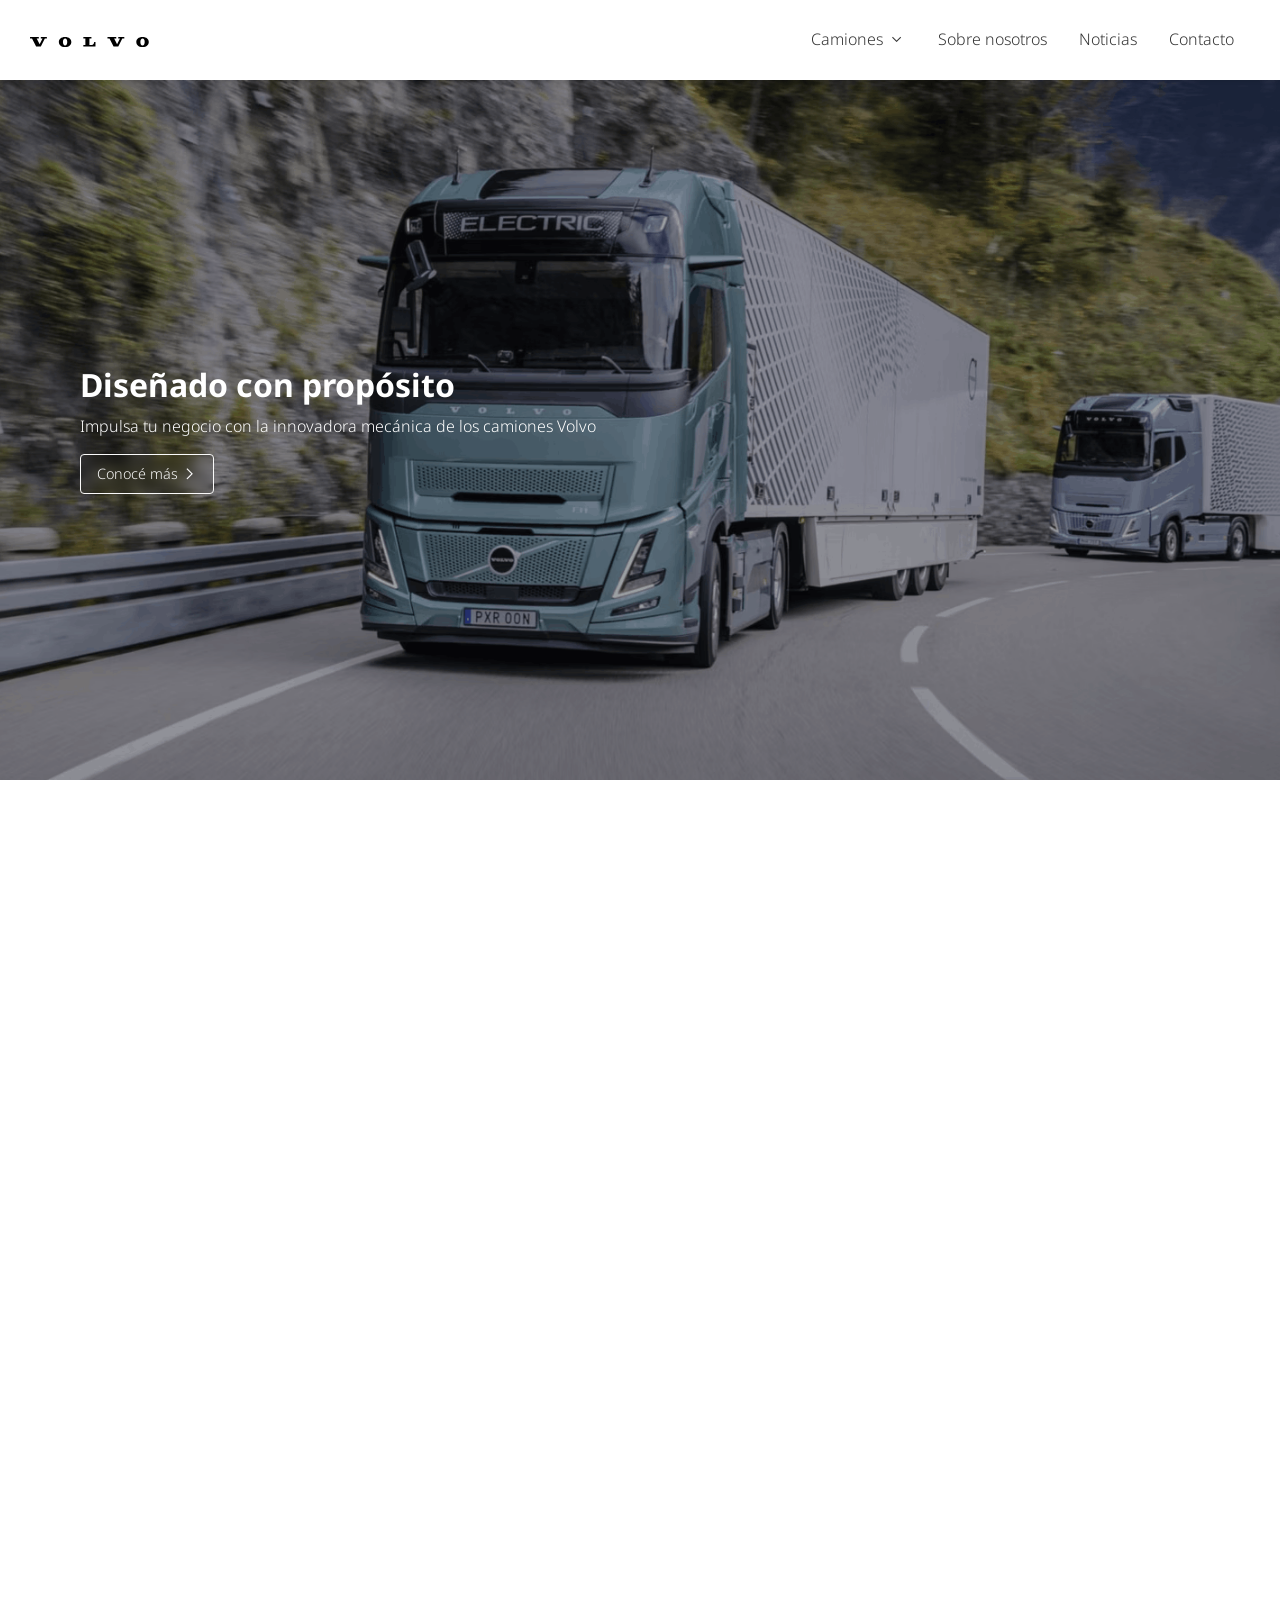
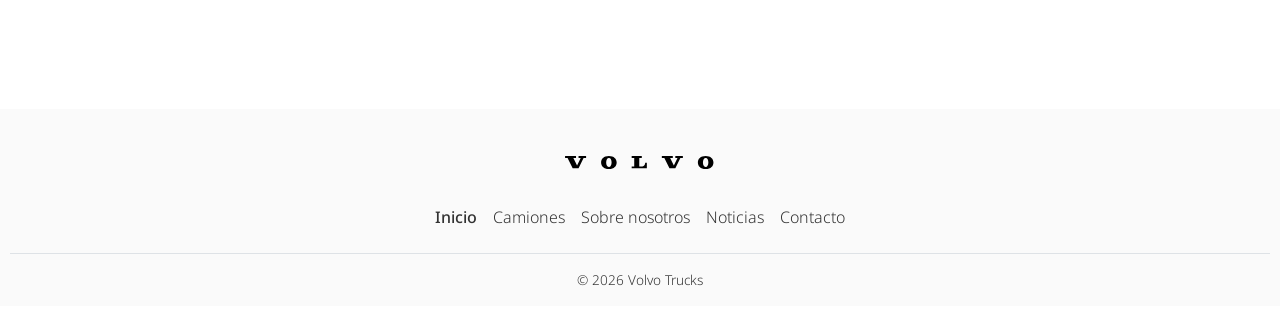
<file: index.html>
<!doctype html>
<html lang="en">
  <head>
    <meta charset="UTF-8" />
    <meta name="viewport" content="width=device-width, initial-scale=1.0" />
    <meta
      name="description"
      content="Innovación en camiones Volvo para el mejor desarrollo de transporte y logística"
    />
    <title>Volvo Trucks - Innovación en camiones</title>

    <link
      href="https://cdn.jsdelivr.net/npm/bootstrap@5.3.8/dist/css/bootstrap.min.css"
      rel="stylesheet"
      integrity="sha384-sRIl4kxILFvY47J16cr9ZwB07vP4J8+LH7qKQnuqkuIAvNWLzeN8tE5YBujZqJLB"
      crossorigin="anonymous"
    />

    <link href="https://unpkg.com/aos@2.3.1/dist/aos.css" rel="stylesheet" />

    <link rel="preconnect" href="https://fonts.googleapis.com" />
    <link rel="preconnect" href="https://fonts.gstatic.com" crossorigin />
    <link
      href="https://fonts.googleapis.com/css2?family=Noto+Sans:ital,wght@0,100..900;1,100..900&display=swap"
      rel="stylesheet"
    />

    <link href="https://fonts.googleapis.com/css2?family=Material+Symbols+Outlined" rel="stylesheet" />

    <link rel="stylesheet" href="./css/main.css" />
  </head>

  <body>
    <header>
      <nav class="navbar navbar-expand-lg fixed-top shadow-sm">
        <div class="container-fluid p-0">
          <a id="logo" class="navbar-brand" href="./index.html">
            <img src="./assets/logo.svg" alt="Logo de Volvo Trucks" />
          </a>

          <button
            id="btnMobileMenu"
            class="navbar-toggler"
            type="button"
            data-bs-toggle="offcanvas"
            data-bs-target="#offcanvasRight"
            aria-controls="offcanvasRight"
          >
            <span class="navbar-toggler-icon"></span>
          </button>

          <div class="offcanvas offcanvas-end" id="offcanvasRight" tabindex="-1" aria-labelledby="offcanvasRightLabel">
            <div class="offcanvas-header">
              <a class="offcanvas-brand" href="./index.html">
                <img src="./assets/logo.svg" alt="Logo de Volvo Trucks" />
              </a>

              <button type="button" class="btn-close" data-bs-dismiss="offcanvas" aria-label="Close"></button>
            </div>

            <div class="offcanvas-body justify-content-end">
              <ul class="navbar-nav">
                <li class="nav-item dropdown">
                  <a
                    class="nav-link dropdown-toggle"
                    href="./pages/camiones.html"
                    role="button"
                    data-bs-toggle="dropdown"
                    aria-haspopup="true"
                    aria-expanded="false"
                  >
                    Camiones
                  </a>
                  <div class="dropdown-menu" aria-labelledby="navbarDropdown">
                    <a class="dropdown-item" href="./pages/camiones.html">Volvo FH16 Aero</a>
                    <a class="dropdown-item" href="./pages/camiones.html">Volvo FH Aero</a>
                    <a class="dropdown-item" href="./pages/camiones.html">Volvo FH16</a>
                    <a class="dropdown-item" href="./pages/camiones.html">Volvo FH</a>
                    <a class="dropdown-item" href="./pages/camiones.html">Volvo FMX</a>
                    <a class="dropdown-item" href="./pages/camiones.html">Volvo FM</a>
                  </div>
                </li>
                <li class="nav-item">
                  <a class="nav-link" href="./pages/nosotros.html">Sobre nosotros</a>
                </li>
                <li class="nav-item">
                  <a class="nav-link" href="./pages/noticias.html">Noticias</a>
                </li>
                <li class="nav-item">
                  <a class="nav-link" href="./pages/contacto.html">Contacto</a>
                </li>
              </ul>
            </div>
          </div>
        </div>
      </nav>
    </header>

    <main id="home">
      <section id="hero" data-aos="fade-in" data-aos-duration="1000">
        <img src="./assets/portada.png" alt="Portada de Volvo Trucks" />
        <div class="overlay">
          <h2>Diseñado con propósito</h2>
          <p>Impulsa tu negocio con la innovadora mecánica de los camiones Volvo</p>
          <a class="button outline-light" href="./pages/nosotros.html">Conocé más</a>
        </div>
      </section>

      <section id="information">
        <div class="column" data-aos="fade-up" data-aos-delay="300">
          <div class="overlay light">
            <h3>Soluciones de transporte que se ajustan a su negocio</h3>
            <p>
              Explore una amplia gama de camiones y servicios y descubra la solución ideal para todas sus necesidades de
              transporte. Aquí encontrará la solución perfecta.
            </p>
          </div>
        </div>

        <div class="column" data-aos="fade-up" data-aos-delay="600">
          <img src="./assets/imagen-2.png" alt="Soluciones de transporte Volvo Trucks" />
        </div>

        <div class="column" data-aos="fade-up" data-aos-delay="300">
          <img src="./assets/imagen-1.png" alt="Portada de Volvo Trucks" />
          <div class="overlay">
            <h3>Camiones</h3>
            <p>Conozca nuestros camiones y explore la amplia gama de opciones y detalles disponibles.</p>
            <a class="button outline-light" href="./pages/camiones.html">Explorar los camiones</a>
          </div>
        </div>

        <div class="column" data-aos="fade-up" data-aos-delay="600">
          <img src="./assets/imagen-3.png" alt="Portada de Volvo Trucks" />
          <div class="overlay">
            <h3>Noticias</h3>
            <p>Descubra las últimas noticias y actualizaciones sobre Volvo Trucks.</p>
            <a class="button outline-light" href="./pages/noticias.html">Explorar las noticias</a>
          </div>
        </div>
      </section>
    </main>

    <footer class="py-3 my-3">
      <a class="brand" href="./index.html">
        <img src="./assets/logo.svg" alt="Logo de Volvo Trucks" />
      </a>

      <ul class="nav justify-content-center border-bottom pb-3 mb-3">
        <li class="nav-item">
          <a class="nav-link px-2 active" href="./index.html">Inicio</a>
        </li>
        <li class="nav-item">
          <a class="nav-link px-2" href="./pages/camiones.html">Camiones</a>
        </li>
        <li class="nav-item">
          <a class="nav-link px-2" href="./pages/nosotros.html">Sobre nosotros</a>
        </li>
        <li class="nav-item">
          <a class="nav-link px-2" href="./pages/noticias.html">Noticias</a>
        </li>
        <li class="nav-item">
          <a class="nav-link px-2" href="./pages/contacto.html">Contacto</a>
        </li>
      </ul>

      <p class="text-center">&copy; 2026 Volvo Trucks</p>
    </footer>

    <script
      src="https://cdn.jsdelivr.net/npm/bootstrap@5.3.8/dist/js/bootstrap.bundle.min.js"
      integrity="sha384-FKyoEForCGlyvwx9Hj09JcYn3nv7wiPVlz7YYwJrWVcXK/BmnVDxM+D2scQbITxI"
      crossorigin="anonymous"
    ></script>

    <script src="https://unpkg.com/aos@2.3.1/dist/aos.js"></script>
    <script>
      AOS.init();
    </script>
  </body>
</html>
</file>
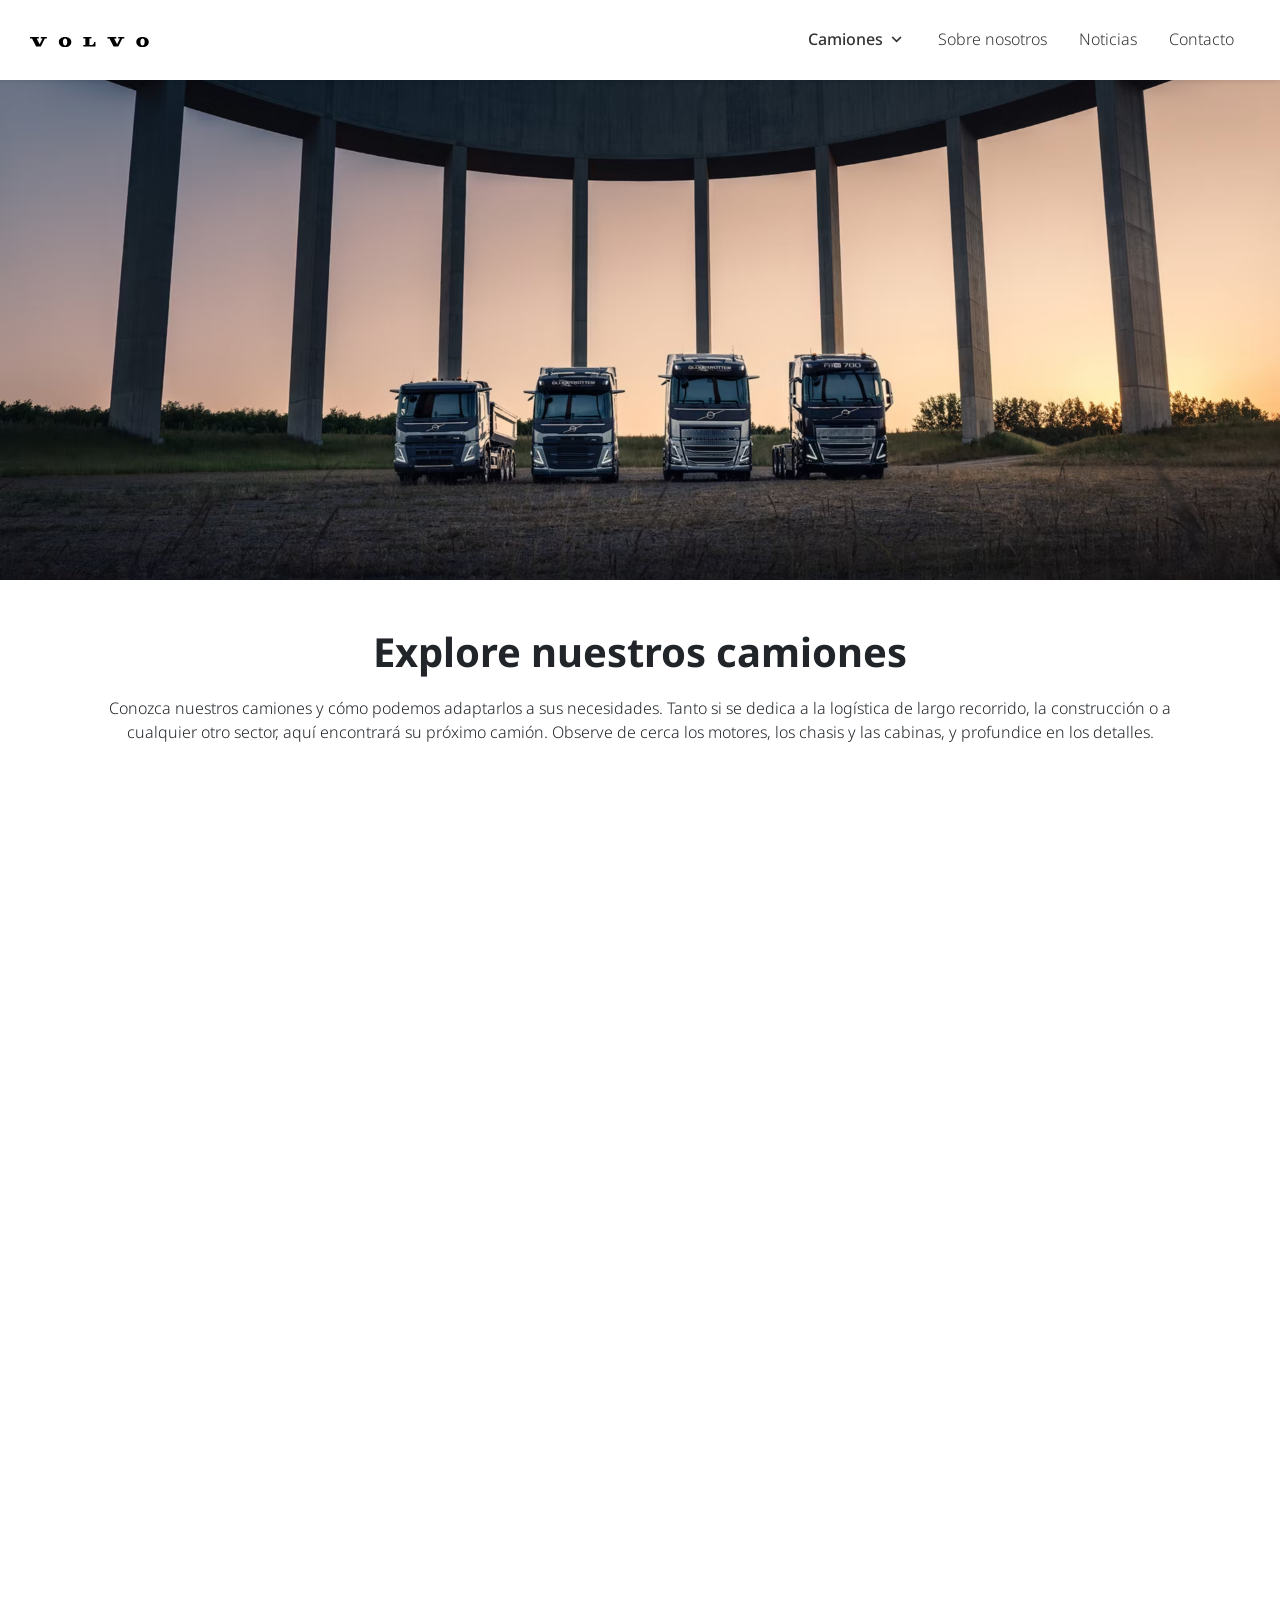
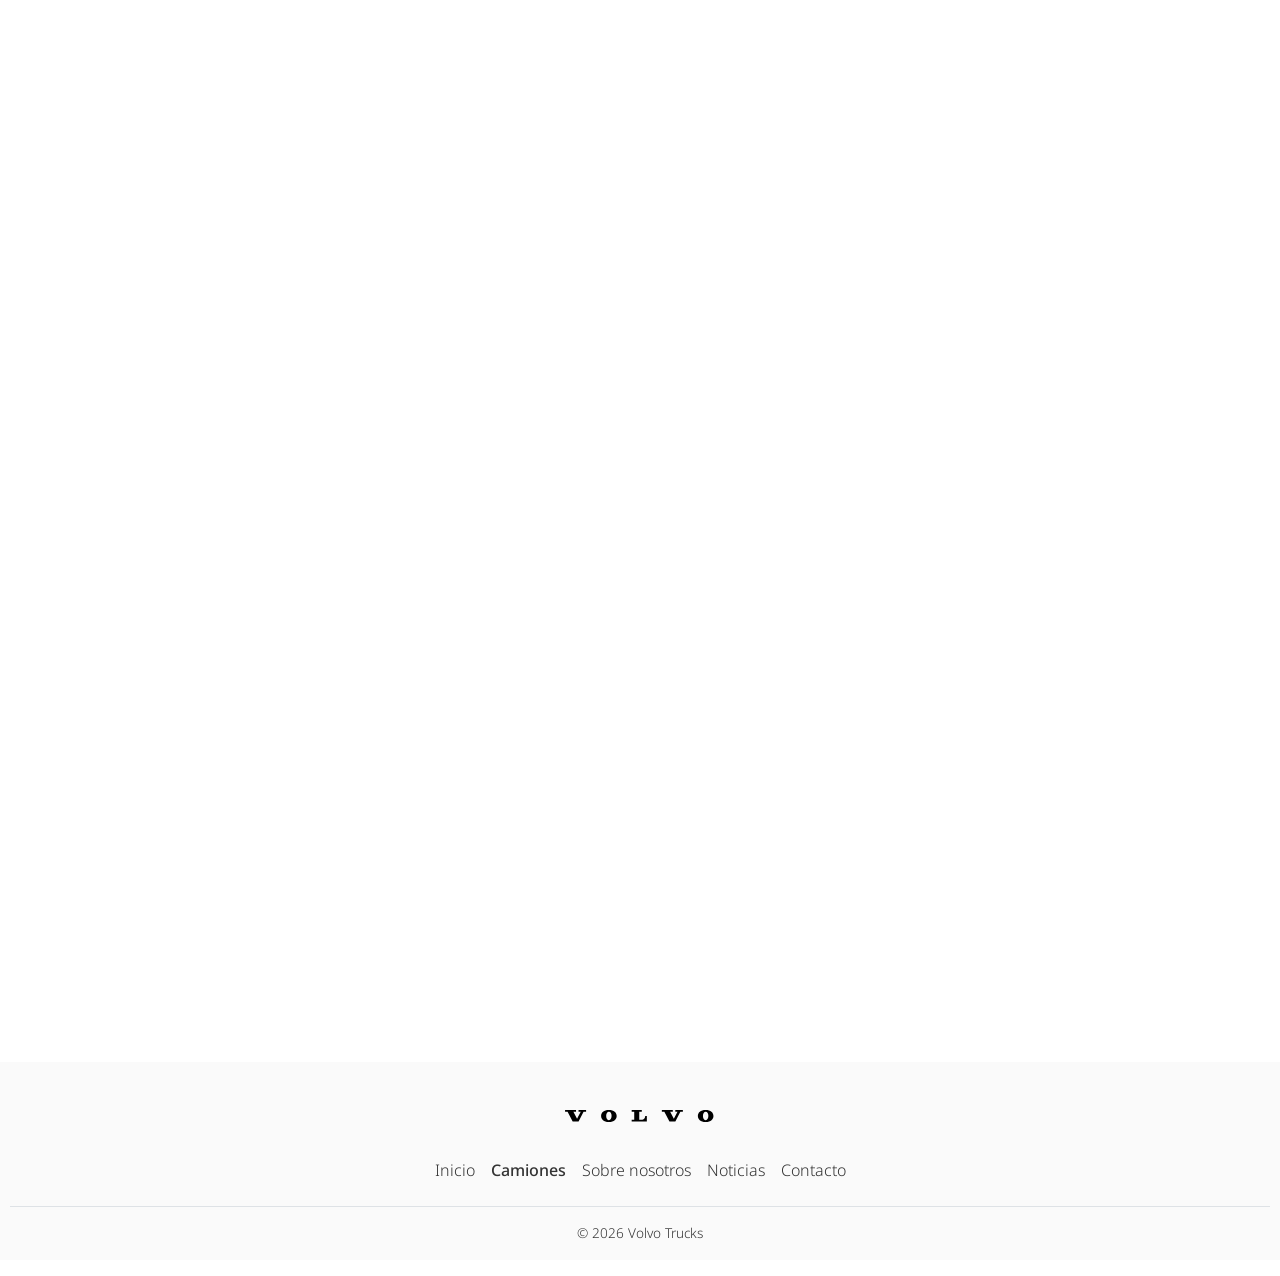
<file: pages/camiones.html>
<!doctype html>
<html lang="es">
  <head>
    <meta charset="UTF-8" />
    <meta name="viewport" content="width=device-width, initial-scale=1.0" />
    <meta
      name="description"
      content="Conocé los diferentes camiones de la marca Volvo y la innovación que ofrece cada modelo"
    />
    <title>Volvo Trucks - Camiones</title>

    <link
      href="https://cdn.jsdelivr.net/npm/bootstrap@5.3.8/dist/css/bootstrap.min.css"
      rel="stylesheet"
      integrity="sha384-sRIl4kxILFvY47J16cr9ZwB07vP4J8+LH7qKQnuqkuIAvNWLzeN8tE5YBujZqJLB"
      crossorigin="anonymous"
    />

    <link href="https://unpkg.com/aos@2.3.1/dist/aos.css" rel="stylesheet" />

    <link rel="preconnect" href="https://fonts.googleapis.com" />
    <link rel="preconnect" href="https://fonts.gstatic.com" crossorigin />
    <link
      href="https://fonts.googleapis.com/css2?family=Noto+Sans:ital,wght@0,100..900;1,100..900&display=swap"
      rel="stylesheet"
    />

    <link href="https://fonts.googleapis.com/css2?family=Material+Symbols+Outlined" rel="stylesheet" />

    <link rel="stylesheet" href="../css/main.css" />
  </head>

  <body>
    <header>
      <nav class="navbar navbar-expand-lg fixed-top shadow-sm">
        <div class="container-fluid p-0">
          <a id="logo" class="navbar-brand" href="../index.html">
            <img src="../assets/logo.svg" alt="Logo de Volvo Trucks" />
          </a>

          <button
            id="btnMobileMenu"
            class="navbar-toggler"
            type="button"
            data-bs-toggle="offcanvas"
            data-bs-target="#offcanvasRight"
            aria-controls="offcanvasRight"
          >
            <span class="navbar-toggler-icon"></span>
          </button>

          <div class="offcanvas offcanvas-end" id="offcanvasRight" tabindex="-1" aria-labelledby="offcanvasRightLabel">
            <div class="offcanvas-header">
              <a class="offcanvas-brand" href="../index.html">
                <img src="../assets/logo.svg" alt="Logo de Volvo Trucks" />
              </a>

              <button type="button" class="btn-close" data-bs-dismiss="offcanvas" aria-label="Close"></button>
            </div>

            <div class="offcanvas-body justify-content-end">
              <ul class="navbar-nav">
                <li class="nav-item dropdown active">
                  <a
                    class="nav-link dropdown-toggle"
                    href="./camiones.html"
                    role="button"
                    data-bs-toggle="dropdown"
                    aria-haspopup="true"
                    aria-expanded="false"
                  >
                    Camiones
                  </a>
                  <div class="dropdown-menu" aria-labelledby="navbarDropdown">
                    <a class="dropdown-item" href="./camiones.html">Volvo FH16 Aero</a>
                    <a class="dropdown-item" href="./camiones.html">Volvo FH Aero</a>
                    <a class="dropdown-item" href="./camiones.html">Volvo FH16</a>
                    <a class="dropdown-item" href="./camiones.html">Volvo FH</a>
                    <a class="dropdown-item" href="./camiones.html">Volvo FMX</a>
                    <a class="dropdown-item" href="./camiones.html">Volvo FM</a>
                  </div>
                </li>
                <li class="nav-item">
                  <a class="nav-link" href="./nosotros.html">Sobre nosotros</a>
                </li>
                <li class="nav-item">
                  <a class="nav-link" href="./noticias.html">Noticias</a>
                </li>
                <li class="nav-item">
                  <a class="nav-link" href="./contacto.html">Contacto</a>
                </li>
              </ul>
            </div>
          </div>
        </div>
      </nav>
    </header>

    <main id="trucks">
      <section>
        <img src="../assets/imagen-4.png" alt="Portada de Volvo Trucks" data-aos="fade-in" data-aos-duration="1000" />

        <div class="container mt-5 mb-5">
          <h1 class="text-center" data-aos="fade-down" data-aos-delay="300" data-aos-duration="1000">
            Explore nuestros camiones
          </h1>
          <p class="text-center" data-aos="fade-up" data-aos-delay="600" data-aos-duration="1000">
            Conozca nuestros camiones y cómo podemos adaptarlos a sus necesidades. Tanto si se dedica a la logística de
            largo recorrido, la construcción o a cualquier otro sector, aquí encontrará su próximo camión. Observe de
            cerca los motores, los chasis y las cabinas, y profundice en los detalles.
          </p>

          <div class="row row-cols-1 row-cols-md-2 g-5 mt-5">
            <div class="col" data-aos="fade-up" data-aos-delay="500" data-aos-duration="1500">
              <div class="card border-0 h-100">
                <img src="../assets/volvo-fh16-aero.png" class="card-img rounded-0" alt="Volvo FH16 Aero" />
                <div class="card-body">
                  <h4 class="card-title">Volvo FH16 Aero</h4>
                  <p class="card-text">
                    <b>Transporte de gran tonelaje eficiente</b><br />
                    El Volvo FH16 Aero, con su diseño aerodinámico junto con la cadena cinemática D17, tiene la forma y
                    la potencia necesarias para aumentar la productividad.
                  </p>
                  <a class="button outline-dark" href="./contacto.html">Conoce más</a>
                </div>
              </div>
            </div>

            <div class="col" data-aos="fade-up" data-aos-delay="1000" data-aos-duration="1500">
              <div class="card border-0 h-100">
                <img src="../assets/volvo-fh-aero.png" class="card-img rounded-0" alt="Volvo FH Aero" />
                <div class="card-body">
                  <h4 class="card-title">Volvo FH Aero</h4>
                  <p class="card-text">
                    <b>Aerodinámica para larga distancia</b><br />
                    El Volvo FH Aero es el camión ideal para recorridos de larga distancia. La forma de su cabina
                    aerodinámica se ha diseñado para ahorrar energía y reducir su huella de CO2.
                  </p>
                  <a class="button outline-dark" href="./contacto.html">Conoce más</a>
                </div>
              </div>
            </div>

            <div class="col" data-aos="fade-up" data-aos-delay="500" data-aos-duration="1500">
              <div class="card border-0 h-100">
                <img src="../assets/volvo-fh16.png" class="card-img rounded-0" alt="Volvo FH16" />
                <div class="card-body">
                  <h4 class="card-title">Volvo FH16</h4>
                  <p class="card-text">
                    <b>Desarrollado para el transporte pesado</b><br />
                    El Volvo FH16 realiza tareas que otros camiones no pueden. La cadena cinemática D17 y la comodidad
                    están a la altura de sus habilidades de experto.
                  </p>
                  <a class="button outline-dark" href="./contacto.html">Conoce más</a>
                </div>
              </div>
            </div>

            <div class="col" data-aos="fade-up" data-aos-delay="1000" data-aos-duration="1500">
              <div class="card border-0 h-100">
                <img src="../assets/volvo-fh.png" class="card-img rounded-0" alt="Volvo FH" />
                <div class="card-body">
                  <h4 class="card-title">Volvo FH</h4>
                  <p class="card-text">
                    <b>El icono original para larga distancia</b><br />
                    Las rutas largas en el Volvo FH son tiempo de calidad. El icono original de las largas distancias
                    que le mantiene seguro y cómodo en los tramos más largos.
                  </p>
                  <a class="button outline-dark" href="./contacto.html">Conoce más</a>
                </div>
              </div>
            </div>

            <div class="col" data-aos="fade-up" data-aos-delay="500" data-aos-duration="1500">
              <div class="card border-0 h-100">
                <img src="../assets/volvo-fmx.png" class="card-img rounded-0" alt="Volvo FMX" />
                <div class="card-body">
                  <h4 class="card-title">Volvo FMX</h4>
                  <p class="card-text">
                    <b>Nuestro camión de construcción más resistente</b><br />
                    El Volvo FMX es un camión de construcción robusto, repleto de tecnología que facilita las tareas más
                    exigentes. Personalizado para carreteras con malas condiciones.
                  </p>
                  <a class="button outline-dark" href="./contacto.html">Conoce más</a>
                </div>
              </div>
            </div>

            <div class="col" data-aos="fade-up" data-aos-delay="1000" data-aos-duration="1500">
              <div class="card border-0 h-100">
                <img src="../assets/volvo-fm.png" class="card-img rounded-0" alt="Volvo FM" />
                <div class="card-body">
                  <h4 class="card-title">Volvo FM</h4>
                  <p class="card-text">
                    <b>El especialista flexible</b><br />
                    Mejore su jornada laboral con el camión que va en serio. Flexible y fácil de adaptar a cualquier
                    tarea. En ciudades concurridas o en rutas largas.
                  </p>
                  <a class="button outline-dark" href="./contacto.html">Conoce más</a>
                </div>
              </div>
            </div>
          </div>
        </div>
      </section>
    </main>

    <footer class="py-3 my-3">
      <a class="brand" href="../index.html">
        <img src="../assets/logo.svg" alt="Logo de Volvo Trucks" />
      </a>

      <ul class="nav justify-content-center border-bottom pb-3 mb-3">
        <li class="nav-item">
          <a class="nav-link px-2" href="../index.html">Inicio</a>
        </li>
        <li class="nav-item">
          <a class="nav-link px-2 active" href="../pages/camiones.html">Camiones</a>
        </li>
        <li class="nav-item">
          <a class="nav-link px-2" href="../pages/nosotros.html">Sobre nosotros</a>
        </li>
        <li class="nav-item">
          <a class="nav-link px-2" href="../pages/noticias.html">Noticias</a>
        </li>
        <li class="nav-item">
          <a class="nav-link px-2" href="../pages/contacto.html">Contacto</a>
        </li>
      </ul>

      <p class="text-center">&copy; 2026 Volvo Trucks</p>
    </footer>

    <script
      src="https://cdn.jsdelivr.net/npm/bootstrap@5.3.8/dist/js/bootstrap.bundle.min.js"
      integrity="sha384-FKyoEForCGlyvwx9Hj09JcYn3nv7wiPVlz7YYwJrWVcXK/BmnVDxM+D2scQbITxI"
      crossorigin="anonymous"
    ></script>

    <script src="https://unpkg.com/aos@2.3.1/dist/aos.js"></script>
    <script>
      AOS.init();
    </script>
  </body>
</html>
</file>
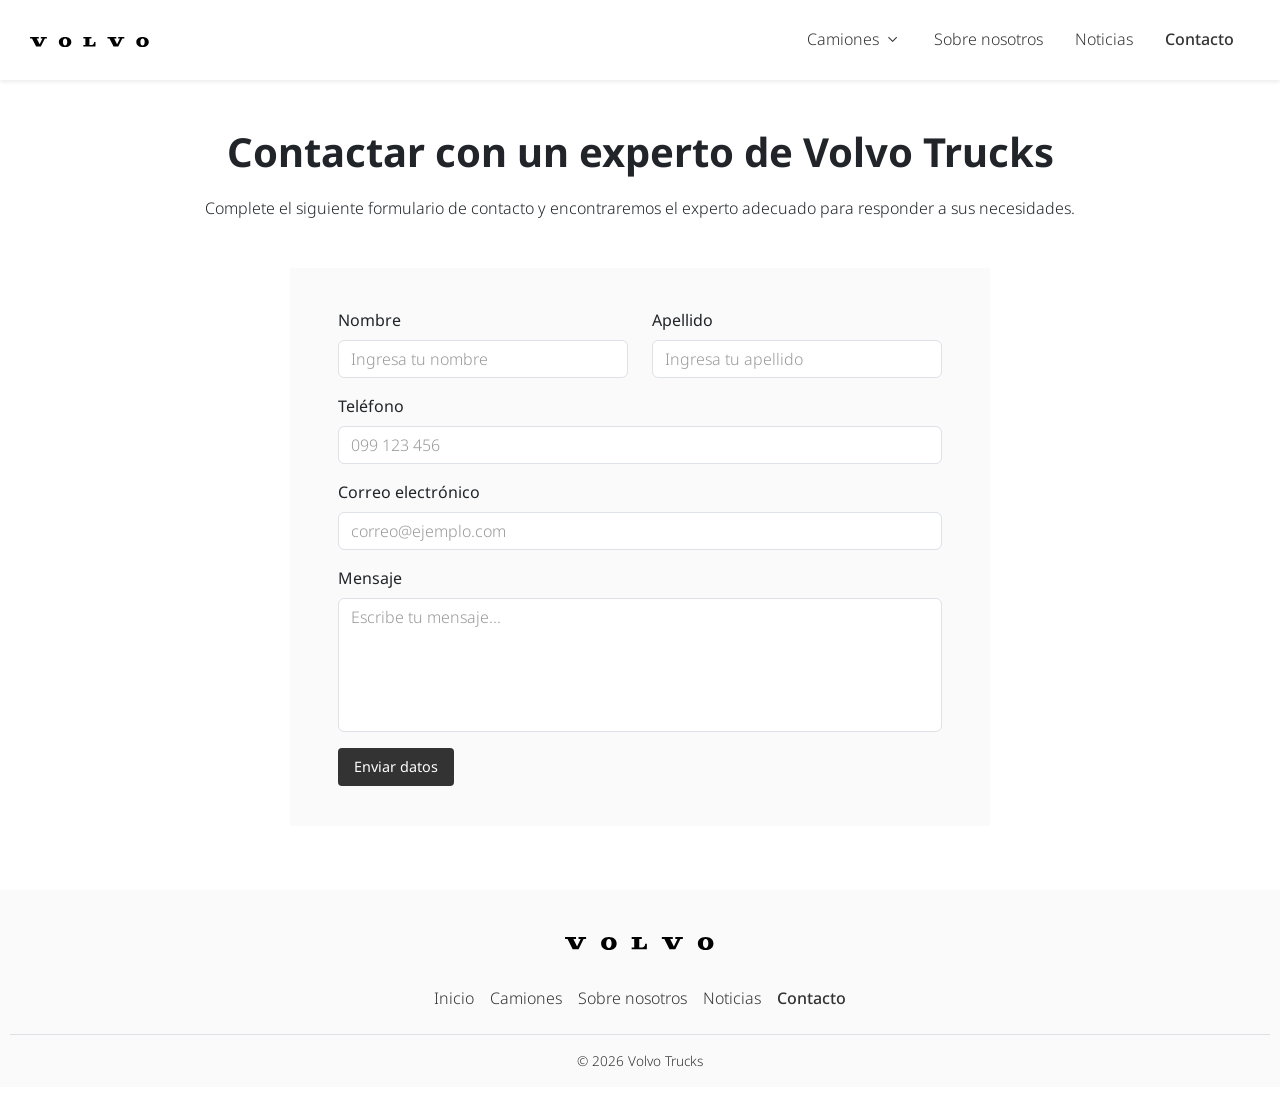
<file: pages/contacto.html>
<!doctype html>
<html lang="es">
  <head>
    <meta charset="UTF-8" />
    <meta name="viewport" content="width=device-width, initial-scale=1.0" />
    <meta
      name="description"
      content="Contactanos y obtené toda la información que necesitas sobre los camiones Volvo"
    />
    <title>Volvo Trucks - Contacto</title>

    <link
      href="https://cdn.jsdelivr.net/npm/bootstrap@5.3.8/dist/css/bootstrap.min.css"
      rel="stylesheet"
      integrity="sha384-sRIl4kxILFvY47J16cr9ZwB07vP4J8+LH7qKQnuqkuIAvNWLzeN8tE5YBujZqJLB"
      crossorigin="anonymous"
    />

    <link href="https://unpkg.com/aos@2.3.1/dist/aos.css" rel="stylesheet" />

    <link rel="preconnect" href="https://fonts.googleapis.com" />
    <link rel="preconnect" href="https://fonts.gstatic.com" crossorigin />
    <link
      href="https://fonts.googleapis.com/css2?family=Noto+Sans:ital,wght@0,100..900;1,100..900&display=swap"
      rel="stylesheet"
    />

    <link href="https://fonts.googleapis.com/css2?family=Material+Symbols+Outlined" rel="stylesheet" />

    <link rel="stylesheet" href="../css/main.css" />
  </head>

  <body>
    <header>
      <nav class="navbar navbar-expand-lg fixed-top shadow-sm">
        <div class="container-fluid p-0">
          <a id="logo" class="navbar-brand" href="../index.html">
            <img src="../assets/logo.svg" alt="Logo de Volvo Trucks" />
          </a>

          <button
            id="btnMobileMenu"
            class="navbar-toggler"
            type="button"
            data-bs-toggle="offcanvas"
            data-bs-target="#offcanvasRight"
            aria-controls="offcanvasRight"
          >
            <span class="navbar-toggler-icon"></span>
          </button>

          <div class="offcanvas offcanvas-end" id="offcanvasRight" tabindex="-1" aria-labelledby="offcanvasRightLabel">
            <div class="offcanvas-header">
              <a class="offcanvas-brand" href="../index.html">
                <img src="../assets/logo.svg" alt="Logo de Volvo Trucks" />
              </a>

              <button type="button" class="btn-close" data-bs-dismiss="offcanvas" aria-label="Close"></button>
            </div>

            <div class="offcanvas-body justify-content-end">
              <ul class="navbar-nav">
                <li class="nav-item dropdown">
                  <a
                    class="nav-link dropdown-toggle"
                    href="./camiones.html"
                    role="button"
                    data-bs-toggle="dropdown"
                    aria-haspopup="true"
                    aria-expanded="false"
                  >
                    Camiones
                  </a>
                  <div class="dropdown-menu" aria-labelledby="navbarDropdown">
                    <a class="dropdown-item" href="./camiones.html">Volvo FH16 Aero</a>
                    <a class="dropdown-item" href="./camiones.html">Volvo FH Aero</a>
                    <a class="dropdown-item" href="./camiones.html">Volvo FH16</a>
                    <a class="dropdown-item" href="./camiones.html">Volvo FH</a>
                    <a class="dropdown-item" href="./camiones.html">Volvo FMX</a>
                    <a class="dropdown-item" href="./camiones.html">Volvo FM</a>
                  </div>
                </li>
                <li class="nav-item">
                  <a class="nav-link" href="./nosotros.html">Sobre nosotros</a>
                </li>
                <li class="nav-item">
                  <a class="nav-link" href="./noticias.html">Noticias</a>
                </li>
                <li class="nav-item active">
                  <a class="nav-link" href="./contacto.html">Contacto</a>
                </li>
              </ul>
            </div>
          </div>
        </div>
      </nav>
    </header>

    <main id="contact">
      <section>
        <div class="container mt-5 mb-5">
          <h1 class="text-center" data-aos="fade-down" data-aos-delay="300" data-aos-duration="1000">
            Contactar con un experto de Volvo Trucks
          </h1>
          <p class="text-center" data-aos="fade-up" data-aos-delay="600" data-aos-duration="1000">
            Complete el siguiente formulario de contacto y encontraremos el experto adecuado para responder a sus
            necesidades.
          </p>

          <form action="#" method="POST" class="mt-5" data-aos="fade-up" data-aos-delay="900" data-aos-duration="1500">
            <div class="row">
              <div class="form-group col-md-6 mb-3">
                <label for="nombre" class="form-label">Nombre</label>
                <input
                  type="text"
                  class="form-control"
                  id="nombre"
                  name="nombre"
                  placeholder="Ingresa tu nombre"
                  required
                />
              </div>

              <div class="form-group col-md-6 mb-3">
                <label for="apellido" class="form-label">Apellido</label>
                <input
                  type="text"
                  class="form-control"
                  id="apellido"
                  name="apellido"
                  placeholder="Ingresa tu apellido"
                  required
                />
              </div>
            </div>

            <div class="form-group mb-3">
              <label for="telefono" class="form-label">Teléfono</label>
              <input type="tel" class="form-control" id="telefono" name="telefono" placeholder="099 123 456" required />
            </div>

            <div class="form-group mb-3">
              <label for="email" class="form-label">Correo electrónico</label>
              <input
                type="email"
                class="form-control"
                id="email"
                name="email"
                placeholder="correo@ejemplo.com"
                required
              />
            </div>

            <div class="form-group mb-3">
              <label for="mensaje" class="form-label">Mensaje</label>
              <textarea
                class="form-control"
                id="mensaje"
                name="mensaje"
                rows="5"
                placeholder="Escribe tu mensaje..."
              ></textarea>
            </div>

            <button type="submit" class="button no-icon">Enviar datos</button>
          </form>
        </div>
      </section>
    </main>

    <footer class="py-3 my-3">
      <a class="brand" href="../index.html">
        <img src="../assets/logo.svg" alt="Logo de Volvo Trucks" />
      </a>

      <ul class="nav justify-content-center border-bottom pb-3 mb-3">
        <li class="nav-item">
          <a class="nav-link px-2" href="../index.html">Inicio</a>
        </li>
        <li class="nav-item">
          <a class="nav-link px-2" href="../pages/camiones.html">Camiones</a>
        </li>
        <li class="nav-item">
          <a class="nav-link px-2" href="../pages/nosotros.html">Sobre nosotros</a>
        </li>
        <li class="nav-item">
          <a class="nav-link px-2" href="../pages/noticias.html">Noticias</a>
        </li>
        <li class="nav-item">
          <a class="nav-link px-2 active" href="../pages/contacto.html">Contacto</a>
        </li>
      </ul>

      <p class="text-center">&copy; 2026 Volvo Trucks</p>
    </footer>

    <script
      src="https://cdn.jsdelivr.net/npm/bootstrap@5.3.8/dist/js/bootstrap.bundle.min.js"
      integrity="sha384-FKyoEForCGlyvwx9Hj09JcYn3nv7wiPVlz7YYwJrWVcXK/BmnVDxM+D2scQbITxI"
      crossorigin="anonymous"
    ></script>

    <script src="https://unpkg.com/aos@2.3.1/dist/aos.js"></script>
    <script>
      AOS.init();
    </script>
  </body>
</html>
</file>
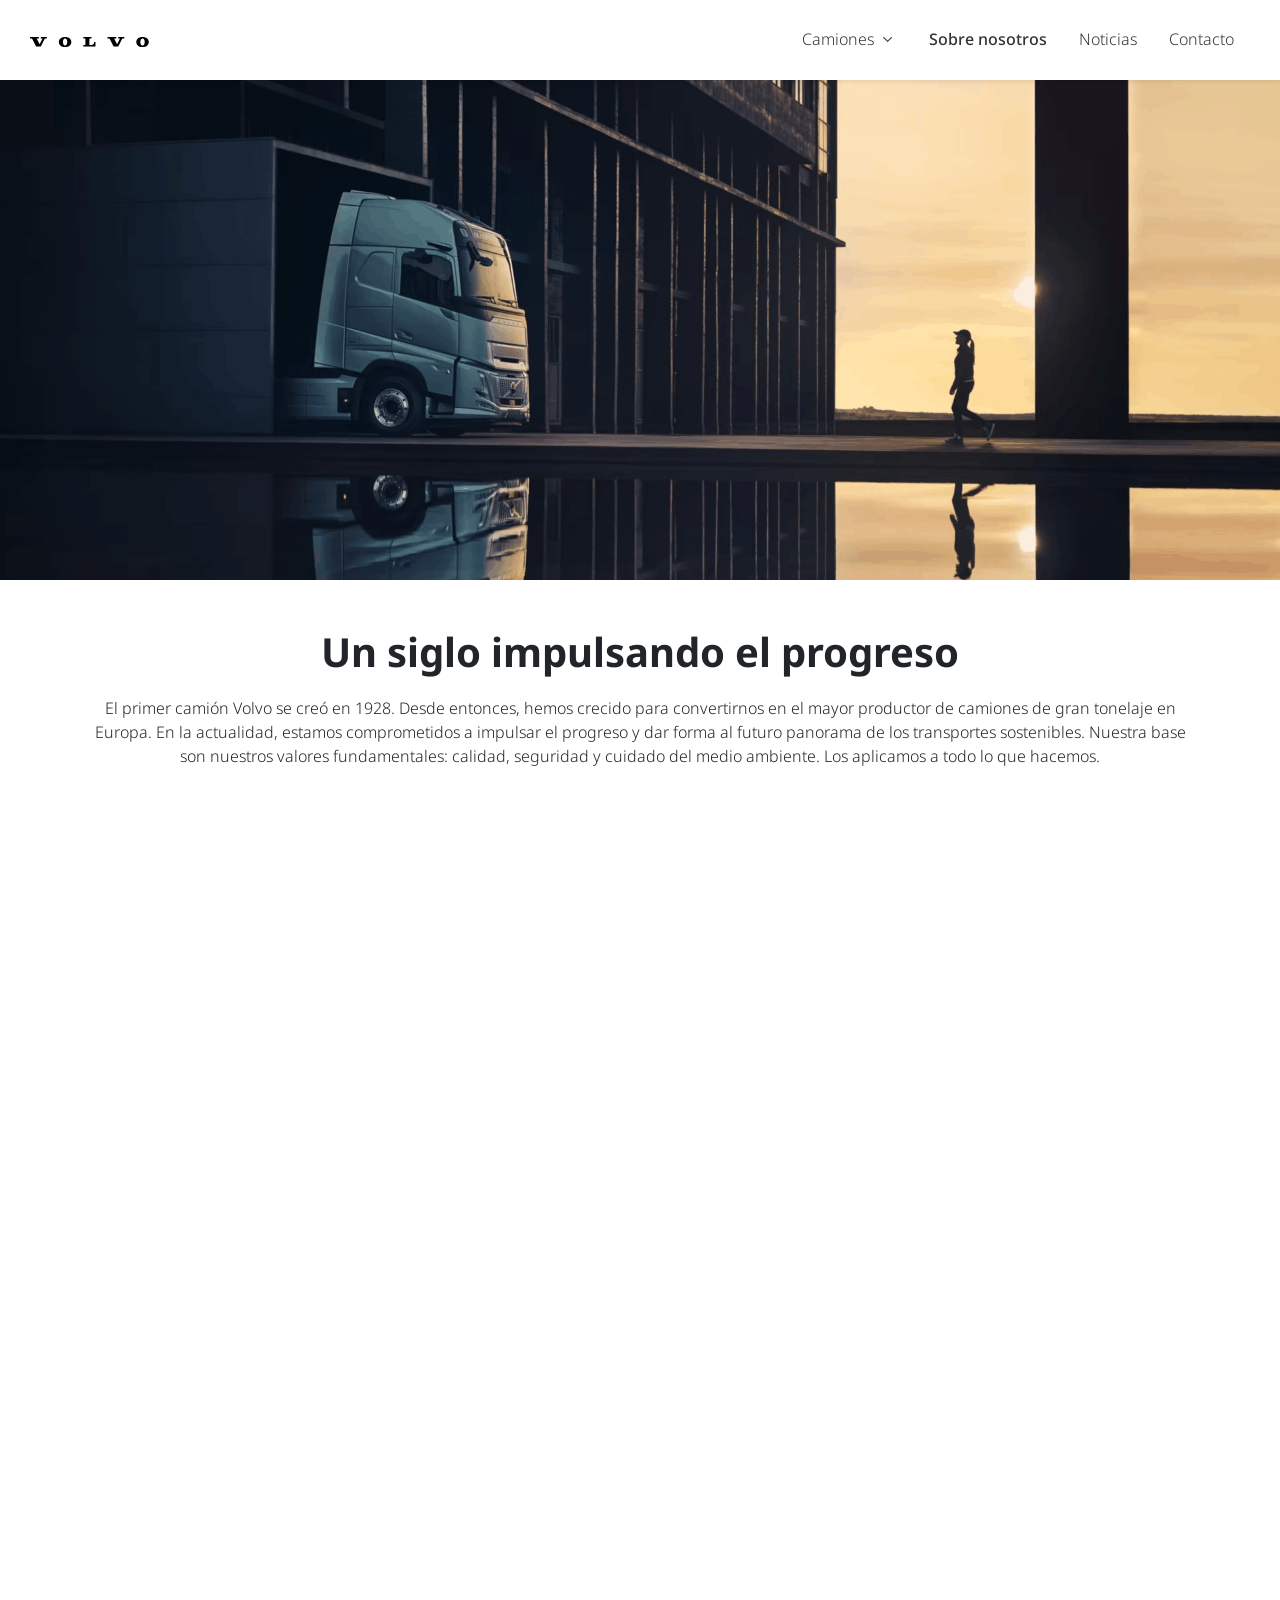
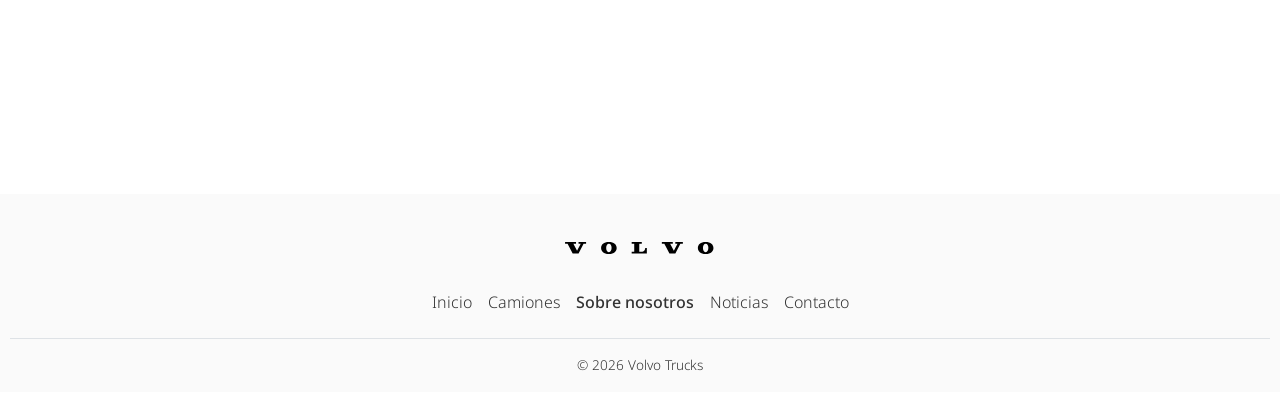
<file: pages/nosotros.html>
<!doctype html>
<html lang="es">
  <head>
    <meta charset="UTF-8" />
    <meta name="viewport" content="width=device-width, initial-scale=1.0" />
    <meta
      name="description"
      content="Conoce la historia de nuestra empresa, nuestros valores y nuestro compromiso con la innovación en camiones Volvo"
    />
    <title>Volvo Trucks - Sobre nosotros</title>

    <link
      href="https://cdn.jsdelivr.net/npm/bootstrap@5.3.8/dist/css/bootstrap.min.css"
      rel="stylesheet"
      integrity="sha384-sRIl4kxILFvY47J16cr9ZwB07vP4J8+LH7qKQnuqkuIAvNWLzeN8tE5YBujZqJLB"
      crossorigin="anonymous"
    />

    <link href="https://unpkg.com/aos@2.3.1/dist/aos.css" rel="stylesheet" />

    <link rel="preconnect" href="https://fonts.googleapis.com" />
    <link rel="preconnect" href="https://fonts.gstatic.com" crossorigin />
    <link
      href="https://fonts.googleapis.com/css2?family=Noto+Sans:ital,wght@0,100..900;1,100..900&display=swap"
      rel="stylesheet"
    />

    <link href="https://fonts.googleapis.com/css2?family=Material+Symbols+Outlined" rel="stylesheet" />

    <link rel="stylesheet" href="../css/main.css" />
  </head>

  <body>
    <header>
      <nav class="navbar navbar-expand-lg fixed-top shadow-sm">
        <div class="container-fluid p-0">
          <a id="logo" class="navbar-brand" href="../index.html">
            <img src="../assets/logo.svg" alt="Logo de Volvo Trucks" />
          </a>

          <button
            id="btnMobileMenu"
            class="navbar-toggler"
            type="button"
            data-bs-toggle="offcanvas"
            data-bs-target="#offcanvasRight"
            aria-controls="offcanvasRight"
          >
            <span class="navbar-toggler-icon"></span>
          </button>

          <div class="offcanvas offcanvas-end" id="offcanvasRight" tabindex="-1" aria-labelledby="offcanvasRightLabel">
            <div class="offcanvas-header">
              <a class="offcanvas-brand" href="../index.html">
                <img src="../assets/logo.svg" alt="Logo de Volvo Trucks" />
              </a>

              <button type="button" class="btn-close" data-bs-dismiss="offcanvas" aria-label="Close"></button>
            </div>

            <div class="offcanvas-body justify-content-end">
              <ul class="navbar-nav">
                <li class="nav-item dropdown">
                  <a
                    class="nav-link dropdown-toggle"
                    href="./camiones.html"
                    role="button"
                    data-bs-toggle="dropdown"
                    aria-haspopup="true"
                    aria-expanded="false"
                  >
                    Camiones
                  </a>
                  <div class="dropdown-menu" aria-labelledby="navbarDropdown">
                    <a class="dropdown-item" href="./camiones.html">Volvo FH16 Aero</a>
                    <a class="dropdown-item" href="./camiones.html">Volvo FH Aero</a>
                    <a class="dropdown-item" href="./camiones.html">Volvo FH16</a>
                    <a class="dropdown-item" href="./camiones.html">Volvo FH</a>
                    <a class="dropdown-item" href="./camiones.html">Volvo FMX</a>
                    <a class="dropdown-item" href="./camiones.html">Volvo FM</a>
                  </div>
                </li>
                <li class="nav-item active">
                  <a class="nav-link" href="./nosotros.html">Sobre nosotros</a>
                </li>
                <li class="nav-item">
                  <a class="nav-link" href="./noticias.html">Noticias</a>
                </li>
                <li class="nav-item">
                  <a class="nav-link" href="./contacto.html">Contacto</a>
                </li>
              </ul>
            </div>
          </div>
        </div>
      </nav>
    </header>

    <main id="about">
      <section>
        <img src="../assets/imagen-1.png" alt="Portada de Volvo Trucks" data-aos="fade-in" data-aos-duration="1000" />

        <div class="container mt-5 mb-5">
          <h1 class="text-center" data-aos="fade-down" data-aos-delay="300" data-aos-duration="1000">
            Un siglo impulsando el progreso
          </h1>
          <p class="text-center" data-aos="fade-up" data-aos-delay="600" data-aos-duration="1000">
            El primer camión Volvo se creó en 1928. Desde entonces, hemos crecido para convertirnos en el mayor
            productor de camiones de gran tonelaje en Europa. En la actualidad, estamos comprometidos a impulsar el
            progreso y dar forma al futuro panorama de los transportes sostenibles. Nuestra base son nuestros valores
            fundamentales: calidad, seguridad y cuidado del medio ambiente. Los aplicamos a todo lo que hacemos.
          </p>

          <div class="row g-3 g-lg-5 mt-5">
            <div class="col-4" data-aos="fade-right" data-aos-delay="300" data-aos-duration="1500">
              <img src="../assets/volvo-old.png" class="card-img rounded-0" alt="Volvo en la antiguedad" />
            </div>

            <div class="col-8" data-aos="fade-left" data-aos-delay="600" data-aos-duration="1500">
              <img src="../assets/volvo-new.png" class="card-img rounded-0" alt="Volvo en la actualidad" />
            </div>
          </div>

          <div class="row g-3 g-lg-5 mt-5">
            <div class="col-12 col-md-4" data-aos="fade-up" data-aos-delay="300" data-aos-duration="1500">
              <div class="card border-0 h-100">
                <div class="card-body">
                  <h4 class="card-title">Calidad</h4>
                  <p class="card-text">
                    Nuestro compromiso con la calidad es un constante esfuerzo para ir más allá de lo previsto y no
                    dejar nada al azar. Para ofrecer productos y servicios en los que pueda confiar, con más tiempo de
                    actividad y mejores resultados.
                  </p>
                  <a class="link" href="../pages/contacto.html">Leer más sobre calidad</a>
                </div>
              </div>
            </div>

            <div class="col-12 col-md-4" data-aos="fade-up" data-aos-delay="600" data-aos-duration="1500">
              <div class="card border-0 h-100">
                <div class="card-body">
                  <h4 class="card-title">Seguridad</h4>
                  <p class="card-text">
                    Gracias a un sinfín de innovaciones en materia de seguridad, evitamos los accidentes de tráfico y
                    reducimos las lesiones. Nuestra visión es cero accidentes, y trabajamos incansablemente para
                    garantizar una mayor seguridad vial para todos.
                  </p>
                  <a class="link" href="../pages/contacto.html">Leer más sobre seguridad</a>
                </div>
              </div>
            </div>

            <div class="col-12 col-md-4" data-aos="fade-up" data-aos-delay="900" data-aos-duration="1500">
              <div class="card border-0 h-100">
                <div class="card-body">
                  <h4 class="card-title">Medio ambiente</h4>
                  <p class="card-text">
                    Con la visión de llegar a cero emisiones, aspiramos a una industria del transporte más sostenible.
                    Tomar la delantera en electrificación es uno de nuestros principales empeños.
                  </p>
                  <a class="link" href="../pages/contacto.html">Leer más sobre medio ambiente</a>
                </div>
              </div>
            </div>
          </div>
        </div>
      </section>
    </main>

    <footer class="py-3 my-3">
      <a class="brand" href="../index.html">
        <img src="../assets/logo.svg" alt="Logo de Volvo Trucks" />
      </a>

      <ul class="nav justify-content-center border-bottom pb-3 mb-3">
        <li class="nav-item">
          <a class="nav-link px-2" href="../index.html">Inicio</a>
        </li>
        <li class="nav-item">
          <a class="nav-link px-2" href="../pages/camiones.html">Camiones</a>
        </li>
        <li class="nav-item">
          <a class="nav-link px-2 active" href="../pages/nosotros.html">Sobre nosotros</a>
        </li>
        <li class="nav-item">
          <a class="nav-link px-2" href="../pages/noticias.html">Noticias</a>
        </li>
        <li class="nav-item">
          <a class="nav-link px-2" href="../pages/contacto.html">Contacto</a>
        </li>
      </ul>

      <p class="text-center">&copy; 2026 Volvo Trucks</p>
    </footer>

    <script
      src="https://cdn.jsdelivr.net/npm/bootstrap@5.3.8/dist/js/bootstrap.bundle.min.js"
      integrity="sha384-FKyoEForCGlyvwx9Hj09JcYn3nv7wiPVlz7YYwJrWVcXK/BmnVDxM+D2scQbITxI"
      crossorigin="anonymous"
    ></script>

    <script src="https://unpkg.com/aos@2.3.1/dist/aos.js"></script>
    <script>
      AOS.init();
    </script>
  </body>
</html>
</file>
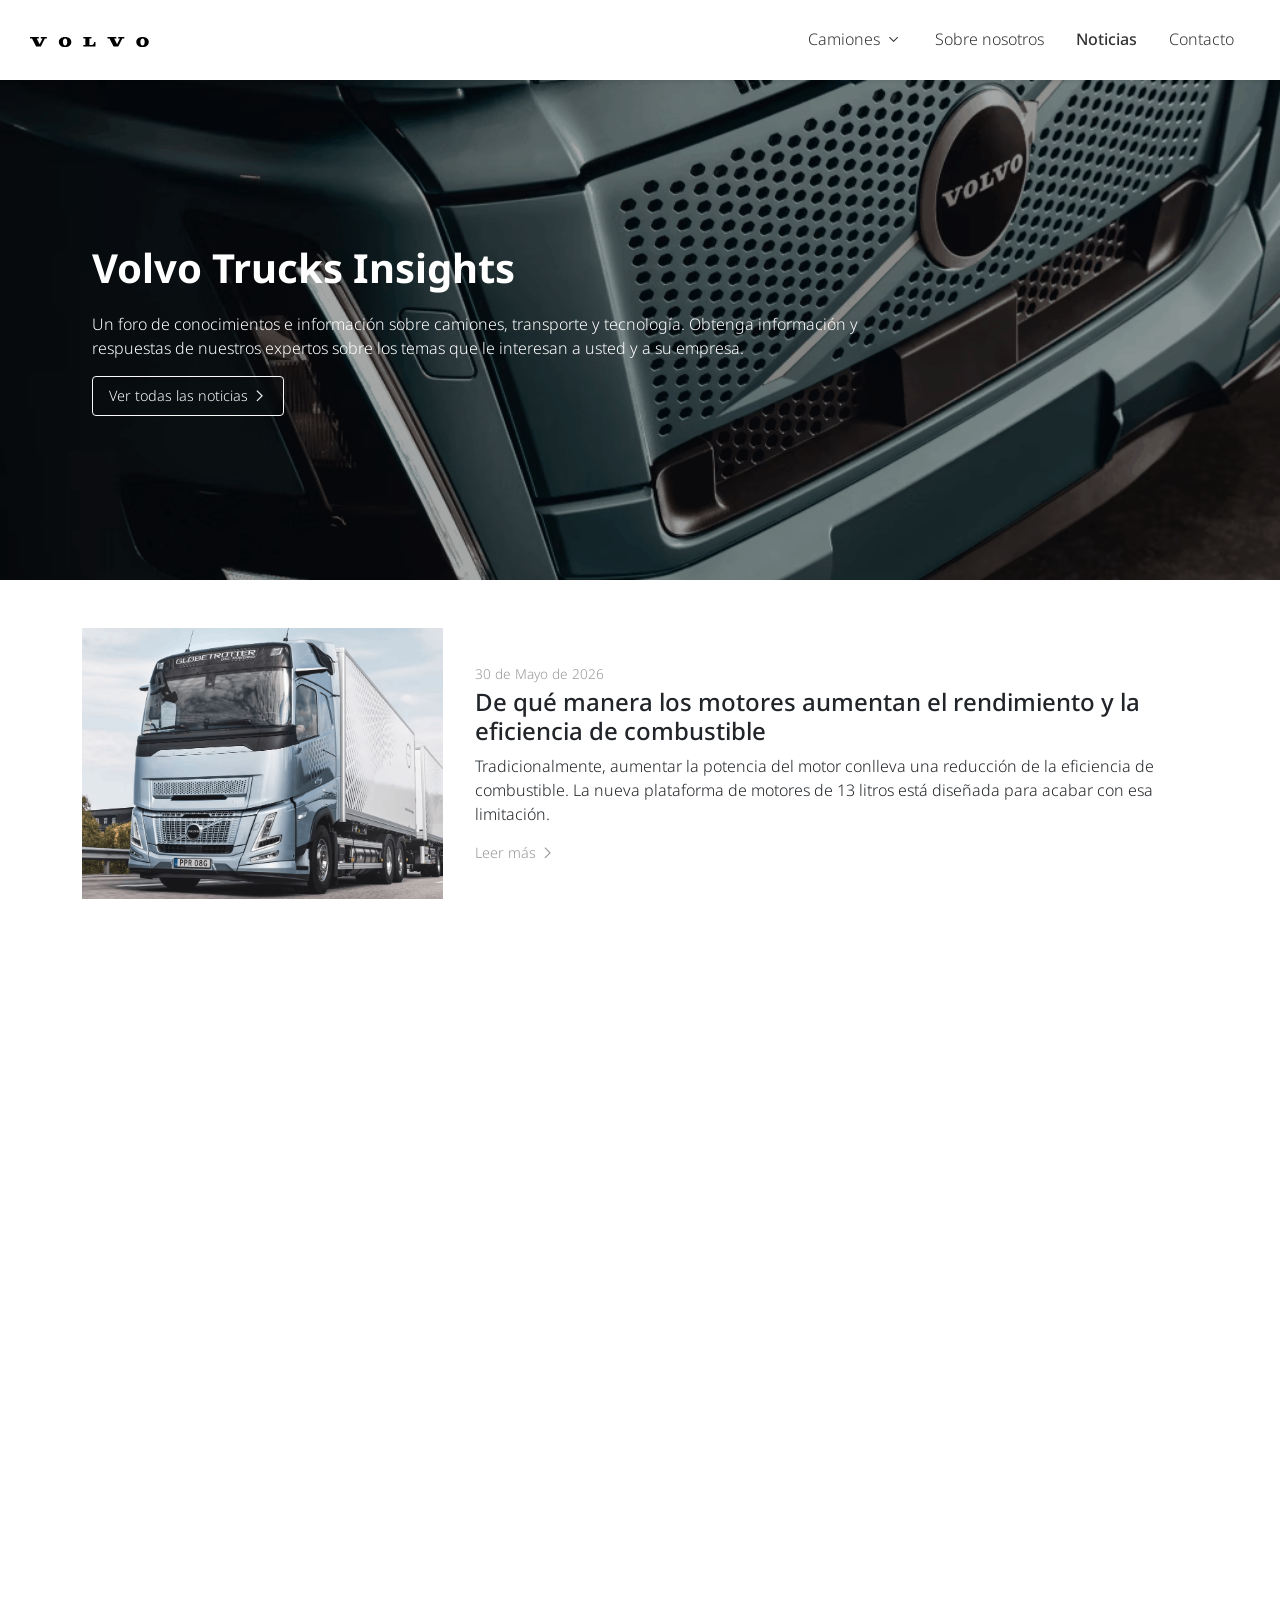
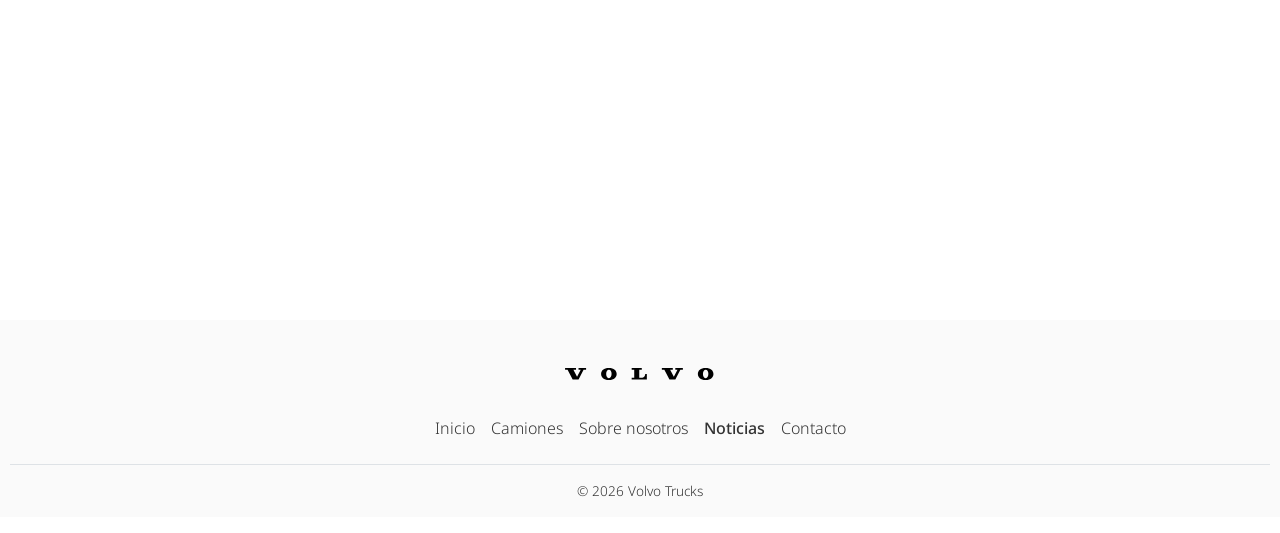
<file: pages/noticias.html>
<!doctype html>
<html lang="es">
  <head>
    <meta charset="UTF-8" />
    <meta name="viewport" content="width=device-width, initial-scale=1.0" />
    <meta name="description" content="Todas las novedades sobre el sector de camiones Volvo" />
    <title>Volvo Trucks - Noticias</title>

    <link
      href="https://cdn.jsdelivr.net/npm/bootstrap@5.3.8/dist/css/bootstrap.min.css"
      rel="stylesheet"
      integrity="sha384-sRIl4kxILFvY47J16cr9ZwB07vP4J8+LH7qKQnuqkuIAvNWLzeN8tE5YBujZqJLB"
      crossorigin="anonymous"
    />

    <link href="https://unpkg.com/aos@2.3.1/dist/aos.css" rel="stylesheet" />

    <link rel="preconnect" href="https://fonts.googleapis.com" />
    <link rel="preconnect" href="https://fonts.gstatic.com" crossorigin />
    <link
      href="https://fonts.googleapis.com/css2?family=Noto+Sans:ital,wght@0,100..900;1,100..900&display=swap"
      rel="stylesheet"
    />

    <link href="https://fonts.googleapis.com/css2?family=Material+Symbols+Outlined" rel="stylesheet" />

    <link rel="stylesheet" href="../css/main.css" />
  </head>

  <body>
    <header>
      <nav class="navbar navbar-expand-lg fixed-top shadow-sm">
        <div class="container-fluid p-0">
          <a id="logo" class="navbar-brand" href="../index.html">
            <img src="../assets/logo.svg" alt="Logo de Volvo Trucks" />
          </a>

          <button
            id="btnMobileMenu"
            class="navbar-toggler"
            type="button"
            data-bs-toggle="offcanvas"
            data-bs-target="#offcanvasRight"
            aria-controls="offcanvasRight"
          >
            <span class="navbar-toggler-icon"></span>
          </button>

          <div class="offcanvas offcanvas-end" id="offcanvasRight" tabindex="-1" aria-labelledby="offcanvasRightLabel">
            <div class="offcanvas-header">
              <a class="offcanvas-brand" href="../index.html">
                <img src="../assets/logo.svg" alt="Logo de Volvo Trucks" />
              </a>

              <button type="button" class="btn-close" data-bs-dismiss="offcanvas" aria-label="Close"></button>
            </div>

            <div class="offcanvas-body justify-content-end">
              <ul class="navbar-nav">
                <li class="nav-item dropdown">
                  <a
                    class="nav-link dropdown-toggle"
                    href="./camiones.html"
                    role="button"
                    data-bs-toggle="dropdown"
                    aria-haspopup="true"
                    aria-expanded="false"
                  >
                    Camiones
                  </a>
                  <div class="dropdown-menu" aria-labelledby="navbarDropdown">
                    <a class="dropdown-item" href="./camiones.html">Volvo FH16 Aero</a>
                    <a class="dropdown-item" href="./camiones.html">Volvo FH Aero</a>
                    <a class="dropdown-item" href="./camiones.html">Volvo FH16</a>
                    <a class="dropdown-item" href="./camiones.html">Volvo FH</a>
                    <a class="dropdown-item" href="./camiones.html">Volvo FMX</a>
                    <a class="dropdown-item" href="./camiones.html">Volvo FM</a>
                  </div>
                </li>
                <li class="nav-item">
                  <a class="nav-link" href="./nosotros.html">Sobre nosotros</a>
                </li>
                <li class="nav-item active">
                  <a class="nav-link" href="./noticias.html">Noticias</a>
                </li>
                <li class="nav-item">
                  <a class="nav-link" href="./contacto.html">Contacto</a>
                </li>
              </ul>
            </div>
          </div>
        </div>
      </nav>
    </header>

    <main id="news">
      <section id="hero" data-aos="fade-in" data-aos-duration="1000">
        <img src="../assets/imagen-3.png" alt="Portada de Volvo Trucks" />
        <div class="overlay">
          <div class="container">
            <h1 data-aos="fade-right" data-aos-delay="400">Volvo Trucks Insights</h1>
            <p data-aos="fade-right" data-aos-delay="900">
              Un foro de conocimientos e información sobre camiones, transporte y tecnología. Obtenga información y
              respuestas de nuestros expertos sobre los temas que le interesan a usted y a su empresa.
            </p>
            <a
              class="button outline-light"
              href="../pages/noticias.html#entries"
              data-aos="fade-up"
              data-aos-delay="1200"
            >
              Ver todas las noticias
            </a>
          </div>
        </div>
      </section>

      <section id="entries">
        <div class="container mt-5">
          <div class="card entrie border-0 mt-0 mb-5" data-aos="fade-up" data-aos-delay="500" data-aos-duration="1500">
            <div class="row g-3 g-md-2 g-lg-3">
              <div class="col-md-6 col-lg-4">
                <img src="../assets/news-1.png" class="card-img rounded-0" alt="Imagen de noticia 1" />
              </div>

              <div class="col-md-6 col-lg-8">
                <div class="card-body d-flex flex-column justify-content-center h-100">
                  <span class="date">30 de Mayo de 2026</span>
                  <h4 class="card-title">
                    De qué manera los motores aumentan el rendimiento y la eficiencia de combustible
                  </h4>
                  <p class="card-text">
                    Tradicionalmente, aumentar la potencia del motor conlleva una reducción de la eficiencia de
                    combustible. La nueva plataforma de motores de 13 litros está diseñada para acabar con esa
                    limitación.
                  </p>
                  <a class="link" href="./contacto.html">Leer más</a>
                </div>
              </div>
            </div>
          </div>

          <div class="card entrie border-0 mt-0 mb-5" data-aos="fade-up" data-aos-delay="500" data-aos-duration="1500">
            <div class="row g-3 g-md-2 g-lg-3">
              <div class="col-md-6 col-lg-4">
                <img src="../assets/news-2.png" class="card-img rounded-0" alt="Imagen de noticia 2" />
              </div>

              <div class="col-md-6 col-lg-8">
                <div class="card-body d-flex flex-column justify-content-center h-100">
                  <span class="date">25 de Mayo de 2026</span>
                  <h4 class="card-title">Cómo el nuevo motor a gas cumple con las exigencias de transporte actuales</h4>
                  <p class="card-text">
                    El nuevo motor a gas se ha diseñado para ofrecer potencia, par motor, freno de motor y capacidad de
                    carga para cumplir con las exigencias de una amplia gama de tareas.
                  </p>
                  <a class="link" href="./contacto.html">Leer más</a>
                </div>
              </div>
            </div>
          </div>

          <div class="card entrie border-0 mt-0 mb-5" data-aos="fade-up" data-aos-delay="500" data-aos-duration="1500">
            <div class="row g-md-2 g-lg-3">
              <div class="col-md-6 col-lg-4">
                <img src="../assets/news-3.png" class="card-img rounded-0" alt="Imagen de noticia 3" />
              </div>

              <div class="col-md-6 col-lg-8">
                <div class="card-body d-flex flex-column justify-content-center h-100">
                  <span class="date">28 de Abril de 2026</span>
                  <h4 class="card-title">Aspectos destacados de la nueva plataforma de motor de 13 litros</h4>
                  <p class="card-text">
                    Cinco maneras en las que los nuevos motor de 13 litros ayudan a mantener la eficiencia y la
                    productividad
                  </p>
                  <a class="link" href="./contacto.html">Leer más</a>
                </div>
              </div>
            </div>
          </div>

          <div class="card entrie border-0 mt-0 mb-5" data-aos="fade-up" data-aos-delay="500" data-aos-duration="1500">
            <div class="row g-3 g-md-2 g-lg-3">
              <div class="col-md-6 col-lg-4">
                <img src="../assets/news-4.png" class="card-img rounded-0" alt="Imagen de noticia 4" />
              </div>

              <div class="col-md-6 col-lg-8">
                <div class="card-body d-flex flex-column justify-content-center h-100">
                  <span class="date">10 de Marzo de 2026</span>
                  <h4 class="card-title">Volvo lidera el mercado de camiones pesados en Europa</h4>
                  <p class="card-text">
                    Por segundo año consecutivo, Volvo Trucks es líder de camiones pesados en el mercado europeo. En
                    2025, la empresa ha tenido una cuota de mercado en Europa del 19,0%.
                  </p>
                  <a class="link" href="./contacto.html">Leer más</a>
                </div>
              </div>
            </div>
          </div>
        </div>
      </section>
    </main>

    <footer class="py-3 my-3">
      <a class="brand" href="../index.html">
        <img src="../assets/logo.svg" alt="Logo de Volvo Trucks" />
      </a>

      <ul class="nav justify-content-center border-bottom pb-3 mb-3">
        <li class="nav-item">
          <a class="nav-link px-2" href="../index.html">Inicio</a>
        </li>
        <li class="nav-item">
          <a class="nav-link px-2" href="../pages/camiones.html">Camiones</a>
        </li>
        <li class="nav-item">
          <a class="nav-link px-2" href="../pages/nosotros.html">Sobre nosotros</a>
        </li>
        <li class="nav-item">
          <a class="nav-link px-2 active" href="../pages/noticias.html">Noticias</a>
        </li>
        <li class="nav-item">
          <a class="nav-link px-2" href="../pages/contacto.html">Contacto</a>
        </li>
      </ul>

      <p class="text-center">&copy; 2026 Volvo Trucks</p>
    </footer>

    <script
      src="https://cdn.jsdelivr.net/npm/bootstrap@5.3.8/dist/js/bootstrap.bundle.min.js"
      integrity="sha384-FKyoEForCGlyvwx9Hj09JcYn3nv7wiPVlz7YYwJrWVcXK/BmnVDxM+D2scQbITxI"
      crossorigin="anonymous"
    ></script>

    <script src="https://unpkg.com/aos@2.3.1/dist/aos.js"></script>
    <script>
      AOS.init();
    </script>
  </body>
</html>
</file>
<file: css/main.css>
/* VARIABLES */
/* GENERALES */
* {
  margin: 0;
  padding: 0;
  box-sizing: border-box;
}

body {
  font-family: "Noto Sans", sans-serif;
  font-size: 16px;
  font-weight: 300;
}

main {
  padding-top: 80px;
}

img {
  width: 100%;
  height: 100%;
  object-fit: cover;
}

h1 {
  font-size: 2.5rem;
  font-weight: 700;
  margin-bottom: 20px;
}
@media (max-width: 1023px) {
  h1 {
    font-size: 2rem;
  }
}
@media (max-width: 479px) {
  h1 {
    font-size: 1.65rem;
  }
}

h2 {
  font-size: 2rem;
  font-weight: 700;
  margin-bottom: 10px;
}
@media (max-width: 1023px) {
  h2 {
    font-size: 1.75rem;
  }
}
@media (max-width: 479px) {
  h2 {
    font-size: 1.5rem;
  }
}

h3 {
  font-size: 1.75rem;
  font-weight: 600;
}
@media (max-width: 1023px) {
  h3 {
    font-size: 1.5rem;
  }
}
@media (max-width: 479px) {
  h3 {
    font-size: 1.2rem;
  }
}

p {
  font-size: 1rem;
}
@media (max-width: 1023px) {
  p {
    font-size: 0.95rem;
  }
}
@media (max-width: 479px) {
  p {
    font-size: 0.9rem;
  }
}

.button {
  display: inline-flex;
  align-items: center;
  padding: 8px 16px;
  background-color: #333;
  color: #fff;
  font-size: 0.9rem;
  text-decoration: none;
  border: none;
  border-radius: 4px;
  transition: all 0.3s ease;
  backdrop-filter: blur(5px);
}
.button:hover {
  background-color: #999;
}
.button::after {
  content: "\e5e1";
  font-family: "Material Symbols Outlined";
  margin-left: 5px;
  transition: all 0.3s ease;
}
.button:hover::after {
  transform: translateX(5px);
}
.button.outline-dark {
  background-color: transparent;
  border: 1px solid #333;
  color: #333;
}
.button.outline-dark:hover {
  background-color: rgba(51, 51, 51, 0.25);
}
.button.outline-light {
  background-color: transparent;
  border: 1px solid #fafafa;
  color: #fafafa;
}
.button.outline-light:hover {
  background-color: rgba(250, 250, 250, 0.25);
}
.button.no-icon::after {
  content: none;
}
@media (max-width: 1023px) {
  .button {
    font-size: 0.85rem;
  }
}
@media (max-width: 479px) {
  .button {
    font-size: 0.8rem;
  }
}

.link {
  display: inline-flex;
  align-items: center;
  color: #999;
  font-size: 0.9rem;
  text-decoration: none;
  transition: all 0.3s ease;
}
.link:hover {
  color: #333;
}
.link::after {
  content: "\e5e1";
  font-family: "Material Symbols Outlined";
  margin-left: 5px;
  transition: all 0.3s ease;
}
.link:hover::after {
  transform: translateX(5px);
}
.link.light {
  color: #fafafa;
}
.link.light:hover {
  color: #999;
}
@media (max-width: 1023px) {
  .link {
    font-size: 0.85rem;
  }
}
@media (max-width: 479px) {
  .link {
    font-size: 0.8rem;
  }
}

/* SECTION */
section {
  position: relative;
  overflow: hidden;
}
section .overlay {
  position: absolute;
  top: 50%;
  left: 50%;
  transform: translate(-50%, -50%);
  width: 100%;
  height: 100%;
  background-color: rgba(0, 0, 0, 0.35);
  display: flex;
  flex-direction: column;
  justify-content: center;
  align-items: flex-start;
  padding: 50px 80px;
  color: #fff;
}
section .overlay.light {
  background-color: rgba(250, 250, 250, 0.25);
  color: #333;
}
@media (max-width: 1023px) {
  section .overlay {
    padding: 30px 50px;
  }
}
@media (max-width: 479px) {
  section .overlay {
    padding: 20px 30px;
  }
}
section .column {
  position: relative;
  overflow: hidden;
}
section .column img {
  transition: all 0.3s ease;
}
section .column:hover img {
  transform: scale(1.1);
}
section .content {
  padding: 30px;
  position: relative;
}
@media (max-width: 1023px) {
  section .content {
    padding: 20px;
  }
}
@media (max-width: 479px) {
  section .content {
    padding: 15px;
  }
}

/* HEADER */
header nav {
  background-color: #fff;
  color: #333;
  padding: 0 30px !important;
  min-height: 80px;
}
header nav #logo {
  width: 120px;
  transition: all 0.5s ease;
}
header nav #logohover {
  transform: scale(1.1);
}
header nav .nav-item {
  position: relative;
}
header nav .nav-item .nav-link, header nav .nav-item .dropdown-item {
  color: #333 !important;
  transition: all 0.3s ease;
  padding: 0.5rem 1rem !important;
  display: flex;
  align-items: center;
  font-weight: 300;
  line-height: 1.2rem;
}
header nav .nav-item .nav-link:hover, header nav .nav-item .dropdown-item:hover {
  color: #999 !important;
}
@media (max-width: 1023px) {
  header nav .nav-item .nav-link, header nav .nav-item .dropdown-item {
    font-size: 1rem;
    padding: 0.5rem 0 !important;
  }
}
header nav .nav-item .dropdown-toggle::after {
  content: "\e69b";
  font-family: "Material Symbols Outlined";
  border: none;
  font-size: 1.2rem;
  line-height: 1.2rem;
  margin-left: 0.25rem;
  vertical-align: initial;
  transition: all 0.3s ease;
}
header nav .nav-item .dropdown-toggle.show::after {
  transform: rotate(180deg);
}
header nav .nav-item .dropdown-menu {
  background-color: #fff;
  border: 1px solid #ededed;
  padding: 1rem 0.5rem;
}
@media (max-width: 1023px) {
  header nav .nav-item .dropdown-menu {
    border: none;
    padding: 0;
    margin-bottom: 1rem;
  }
}
header nav .nav-item .dropdown-item {
  background-color: transparent;
}
header nav .nav-item .dropdown-item:hover {
  background-color: transparent;
}
header nav .nav-item .dropdown-item.active {
  font-weight: 500;
}
@media (max-width: 1023px) {
  header nav .nav-item .dropdown-item {
    font-size: 0.9rem;
    padding: 0.25rem 0 !important;
  }
}
header nav .active .nav-link, header nav .active .nav-item .dropdown-item, header nav .nav-item .active .dropdown-item {
  font-weight: 500;
}
header nav .offcanvas-brand {
  width: 120px;
}
header nav #btnMobileMenu {
  border: none;
  padding: 0;
}

footer {
  background-color: #fafafa;
  color: #333;
  text-align: center;
  padding: 20px 10px;
}
footer .brand {
  display: block;
  margin: 1.5rem auto !important;
}
footer .brand img {
  width: 150px;
}
footer .nav a {
  color: #333;
}
footer .nav a:hover {
  color: #999;
}
footer .nav a.active {
  font-weight: 500;
}
@media (max-width: 479px) {
  footer .nav {
    flex-direction: column;
  }
}
footer p {
  font-size: 0.85rem;
  margin: 0;
  padding: 0;
}

/* INDEX */
@media (min-width: 1024px) {
  #hero > img {
    width: 100%;
    height: 700px;
    object-fit: cover;
  }
}
@media (max-width: 1023px) {
  #hero > img {
    width: 100%;
    height: 600px;
    object-fit: cover;
  }
}
@media (max-width: 767px) {
  #hero > img {
    width: 100%;
    height: 500px;
    object-fit: cover;
  }
}

#information {
  display: grid;
  grid-template-columns: repeat(2, 1fr);
  grid-template-rows: repeat(2, 1fr);
}
@media (max-width: 767px) {
  #information {
    grid-template-columns: 1fr;
    grid-template-rows: repeat(4, 1fr);
  }
}

@media (min-width: 1024px) {
  #trucks section > img {
    width: 100%;
    height: 500px;
    object-fit: cover;
  }
}
@media (max-width: 1023px) {
  #trucks section > img {
    width: 100%;
    height: 400px;
    object-fit: cover;
  }
}
@media (max-width: 767px) {
  #trucks section > img {
    width: 100%;
    height: 350px;
    object-fit: cover;
  }
}
#trucks section .card img {
  transition: all 0.3s ease;
}
#trucks section .card:hover img {
  transform: scale(1.05);
}

form {
  width: 100%;
  max-width: 700px;
  margin: 0 auto;
  padding: 2.5rem 3rem;
  background-color: #fafafa;
}
form label {
  font-weight: 400;
}
form input::placeholder, form textarea::placeholder {
  color: #999 !important;
  font-weight: 300;
}
form textarea {
  resize: none;
}
@media (max-width: 479px) {
  form {
    padding: 2rem;
  }
}

@media (min-width: 1024px) {
  #about section > img {
    width: 100%;
    height: 500px;
    object-fit: cover;
  }
}
@media (max-width: 1023px) {
  #about section > img {
    width: 100%;
    height: 400px;
    object-fit: cover;
  }
}
@media (max-width: 767px) {
  #about section > img {
    width: 100%;
    height: 350px;
    object-fit: cover;
  }
}

@media (min-width: 1024px) {
  #news #hero > img {
    width: 100%;
    height: 500px;
    object-fit: cover;
  }
}
@media (max-width: 1023px) {
  #news #hero > img {
    width: 100%;
    height: 400px;
    object-fit: cover;
  }
}
@media (max-width: 767px) {
  #news #hero > img {
    width: 100%;
    height: 350px;
    object-fit: cover;
  }
}
#news #hero .overlay p {
  max-width: 768px;
}
#news .entrie .date {
  font-size: 0.85rem;
  color: #999;
  display: block;
  margin-bottom: 0.25rem;
}
#news .entrie img {
  aspect-ratio: 4/3;
}

/*# sourceMappingURL=main.css.map */
</file>
